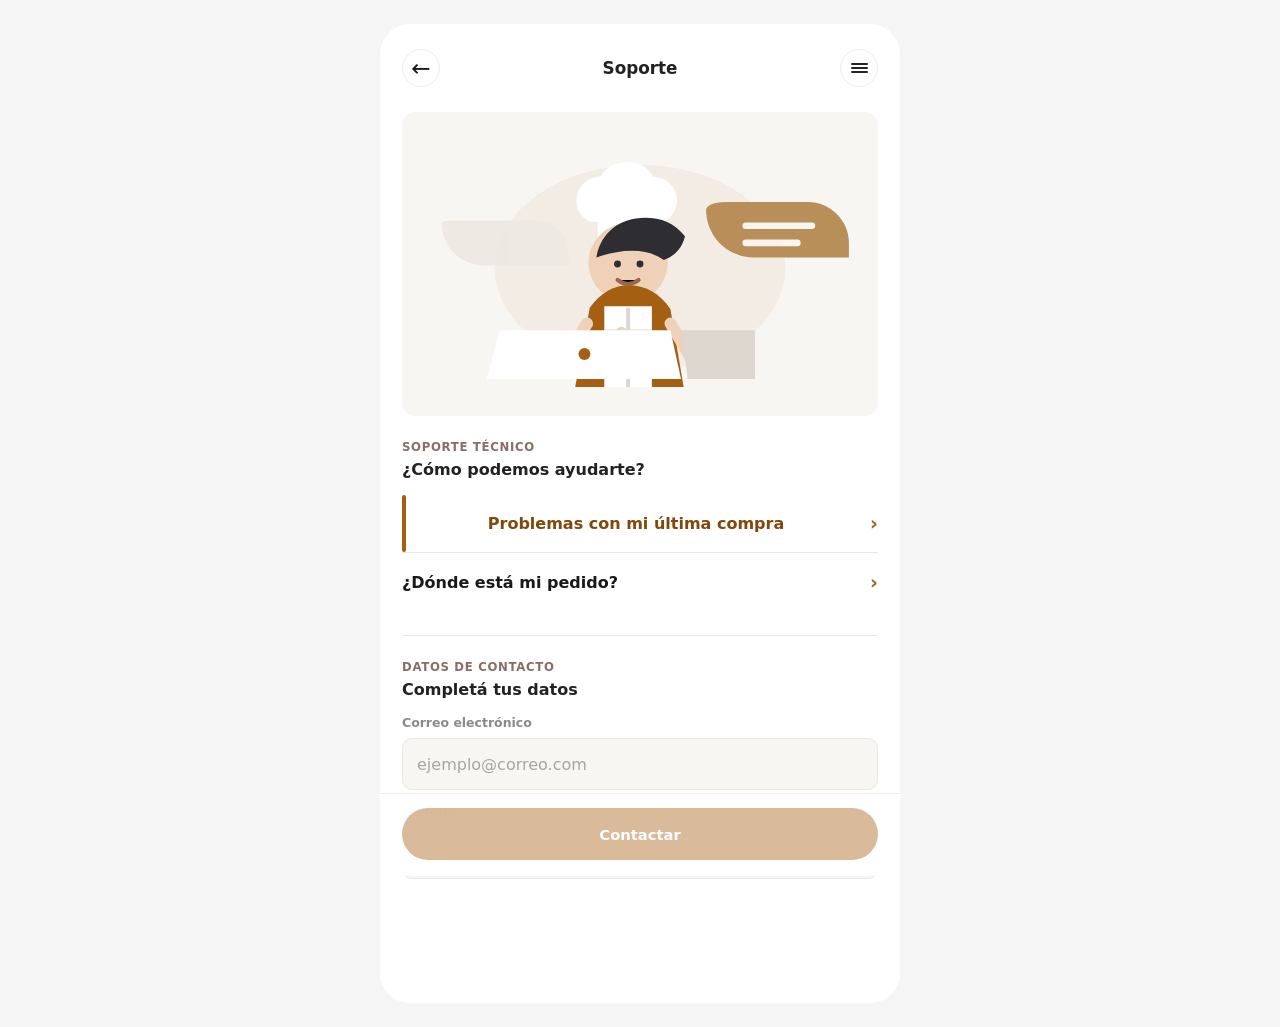
<file: soporte.html>
<!doctype html>
<html lang="es">
<head>
  <meta charset="utf-8">
  <meta name="viewport" content="width=device-width,initial-scale=1,viewport-fit=cover">
  <title>Soporte | Pizza Vicente</title>
  <meta name="description" content="Centro de soporte de Pizza Vicente">
  <link rel="stylesheet" href="assets/css/styles.css">
  <link rel="stylesheet" href="assets/css/menu.css">
  <link rel="stylesheet" href="assets/css/support.css">
</head>
<body>
  <main class="app-shell support-page">
    <header class="support-header">
      <a class="support-back" href="index.html" aria-label="Volver al inicio">←</a>
      <h1>Soporte</h1>
      <button id="menuToggle" class="support-menu-button" type="button" aria-label="Abrir menú" aria-expanded="false" aria-controls="siteMenu">
        <span></span><span></span><span></span>
      </button>
    </header>

    <div id="menuOverlay" class="menu-overlay"></div>

    <aside id="siteMenu" class="menu-drawer" aria-hidden="true">
      <div class="menu-brand">Pizza Vicente</div>
      <nav class="menu-nav" aria-label="Menú principal">
        <a class="menu-link" href="index.html"><span>Inicio</span><span class="menu-arrow">›</span></a>
        <a class="menu-link" href="index.html#tabs"><span>Comidas</span><span class="menu-arrow">›</span></a>
        <a class="menu-link" href="seguimiento.html"><span>Seguir pedido</span><span class="menu-arrow">›</span></a>
        <a class="menu-link" href="soporte.html" aria-current="page"><span>Soporte</span><span class="menu-arrow">›</span></a>
      </nav>
      <p class="menu-footnote">Navegación V1. Las conexiones reales de soporte y CRM se incorporarán en las siguientes etapas.</p>
    </aside>

    <section class="support-illustration" aria-label="Asistencia de Pizza Vicente">
      <svg viewBox="0 0 360 230" role="img" aria-label="Chef de soporte atendiendo consultas">
        <rect width="360" height="230" fill="#f8f6f2"/>
        <ellipse cx="180" cy="118" rx="110" ry="78" fill="#f2ece4"/>

        <g opacity=".95">
          <path d="M40 82h62c13 0 24 11 24 24v10H62c-18 0-32-14-32-32 0-1 4-2 10-2z" fill="#eee9e2"/>
          <path d="M245 68h62c17 0 31 14 31 31v11h-72c-20 0-36-16-36-36 0-3 5-6 15-6z" fill="#b68951"/>
          <path d="M260 86h50M260 99h39" stroke="#f8f6f2" stroke-width="5" stroke-linecap="round"/>
        </g>

        <g transform="translate(105 28)">
          <path d="M66 10c8 0 15 4 19 11 10 0 18 8 18 18 0 7-4 13-10 16H37c-7-4-10-9-10-16 0-10 8-18 18-18 4-7 11-11 21-11z" fill="#ffffff"/>
          <rect x="43" y="47" width="45" height="22" rx="2" fill="#ffffff"/>

          <circle cx="66" cy="86" r="30" fill="#efd1b8"/>
          <path d="M42 82c3-18 17-30 37-30 12 0 22 4 30 14-2 9-8 15-16 18-7-5-15-7-24-7-9 0-18 2-27 5z" fill="#2e2d32"/>
          <circle cx="58" cy="87" r="2.6" fill="#2e2d32"/>
          <circle cx="75" cy="87" r="2.6" fill="#2e2d32"/>
          <path d="M58 99c5 4 11 4 16 0" stroke="#9a654c" stroke-width="3" stroke-linecap="round"/>

          <path d="M37 120c8-11 18-17 29-17 13 0 24 6 32 18l10 59H26z" fill="#a55f12"/>
          <path d="M48 119h36v61H48z" fill="#ffffff"/>
          <path d="M66 120v60M48 138h36M48 155h36" stroke="#ded7ce" stroke-width="3"/>
          <rect x="82" y="138" width="15" height="9" rx="4" fill="#e8dfd2"/>
          <rect x="85" y="140" width="9" height="5" rx="2" fill="#a55f12"/>

          <path d="M35 132 16 162h31l14-23" fill="none" stroke="#efd1b8" stroke-width="9" stroke-linecap="round" stroke-linejoin="round"/>
          <path d="M98 132l18 30" fill="none" stroke="#efd1b8" stroke-width="9" stroke-linecap="round"/>
        </g>

        <g transform="translate(56 165)">
          <path d="M18 0h129l8 37H8z" fill="#ffffff"/>
          <circle cx="82" cy="18" r="4.5" fill="#a55f12"/>
          <path d="M155 0h56v37h-51z" fill="#ddd7cf"/>
        </g>
      </svg>
    </section>

    <section class="support-section" aria-labelledby="supportTopicsTitle">
      <p class="support-eyebrow">SOPORTE TÉCNICO</p>
      <h2 id="supportTopicsTitle">¿Cómo podemos ayudarte?</h2>

      <div class="support-topic-list" role="group" aria-label="Motivo de contacto">
        <button class="support-topic active" type="button" data-topic="last-purchase" aria-pressed="true">
          <span>Problemas con mi última compra</span>
          <span class="support-arrow">›</span>
        </button>
        <button class="support-topic" type="button" data-topic="where-order" aria-pressed="false">
          <span>¿Dónde está mi pedido?</span>
          <span class="support-arrow">›</span>
        </button>
      </div>
    </section>

    <section class="support-section support-form-section" aria-labelledby="contactDataTitle">
      <p class="support-eyebrow">DATOS DE CONTACTO</p>
      <h2 id="contactDataTitle">Completá tus datos</h2>

      <div class="support-form">
        <label class="support-field" for="supportEmail">
          <span>Correo electrónico</span>
          <input id="supportEmail" type="email" placeholder="ejemplo@correo.com" autocomplete="email">
        </label>

        <label class="support-field" for="supportName">
          <span>Nombre</span>
          <input id="supportName" type="text" placeholder="Tu nombre" autocomplete="name">
        </label>
      </div>
    </section>

    <div class="support-bottom-spacer" aria-hidden="true"></div>
  </main>

  <div class="support-cta-bar">
    <button id="contactButton" class="support-primary-action" type="button" disabled>Contactar</button>
  </div>

  <div id="toast" class="toast" role="status"></div>

  <script type="module" src="assets/js/menu.js"></script>
  <script type="module" src="assets/js/support.js"></script>
</body>
</html>
</file>
<file: assets/css/styles.css>
:root {
  --pizza: #d84a2b;
  --pizza-dark: #a9341f;
  --cheese: #f4b942;
  --cream: #fff7f0;
  --tomato-soft: #fde8e2;
  --ink: #222222;
  --muted: #6e6e6e;
  --surface: #f7f7f7;
  --white: #ffffff;
  --radius: 10px;
  --content: 760px;
}

* { box-sizing: border-box; }
html { scroll-behavior: smooth; }
body {
  margin: 0;
  background: var(--white);
  color: var(--ink);
  font-family: Inter, ui-sans-serif, system-ui, -apple-system, BlinkMacSystemFont, "Segoe UI", sans-serif;
}
button, input, textarea, select { font: inherit; }
button { cursor: pointer; }
a { color: inherit; text-decoration: none; }
img { display: block; width: 100%; }

.app-shell {
  width: min(100%, var(--content));
  margin: 0 auto;
  min-height: 100vh;
  background: var(--white);
}
.section { padding: 18px 16px; }
.section-title { margin: 0 0 12px; font-size: 1.15rem; }
.muted { color: var(--muted); }

.cover {
  height: 20vh;
  min-height: 150px;
  max-height: 220px;
  object-fit: cover;
}
.profile-block {
  position: relative;
  padding: 0 16px 10px;
}
.profile-image {
  width: 108px;
  height: 108px;
  border-radius: 50%;
  object-fit: cover;
  margin-top: -54px;
  background: var(--cream);
}
.profile-copy { padding-top: 10px; }
.profile-copy h1 { margin: 0; font-size: 1.5rem; }
.profile-copy p { margin: 5px 0 0; color: var(--muted); }

.segmented {
  display: grid;
  grid-template-columns: 1fr 1fr;
  gap: 6px;
  background: var(--surface);
  border-radius: var(--radius);
  padding: 5px;
  margin: 12px 16px 0;
}
.segmented button {
  border: 0;
  border-radius: 8px;
  padding: 11px 12px;
  background: transparent;
  color: var(--ink);
  font-weight: 700;
}
.segmented button.active { background: var(--pizza); color: white; }

.info-stack { display: grid; gap: 10px; }
.info-card,
.catalog-card,
.compact-card,
.upsell-card,
.scheduler,
.note-box,
.sticky-card,
.banner,
.sheet-panel,
.modal-panel {
  border: 0;
  box-shadow: none;
  border-radius: var(--radius);
}
.info-card {
  display: flex;
  align-items: center;
  justify-content: space-between;
  gap: 14px;
  background: var(--surface);
  padding: 13px 14px;
}
.info-card strong { display: block; font-size: .92rem; }
.info-card span { color: var(--muted); font-size: .86rem; }
.info-card .arrow { color: var(--pizza); font-size: 1.2rem; }
.info-card.promo { background: var(--tomato-soft); }
.info-card.promo span { color: var(--pizza-dark); }

.banner-wrap { padding: 4px 16px 18px; }
.banner {
  aspect-ratio: 1080 / 600;
  object-fit: cover;
  background: var(--cream);
}

.tabs-wrap {
  position: sticky;
  top: 0;
  z-index: 20;
  background: rgba(255,255,255,.96);
  padding: 10px 0 8px;
}
.tabs {
  display: flex;
  overflow-x: auto;
  gap: 8px;
  padding: 0 16px;
  scrollbar-width: none;
}
.tabs::-webkit-scrollbar,
.horizontal-cards::-webkit-scrollbar { display: none; }
.tab-button {
  flex: 0 0 auto;
  border: 0;
  border-radius: 999px;
  padding: 9px 14px;
  background: var(--surface);
  font-weight: 700;
}
.tab-button.active { background: var(--pizza); color: white; }
.tab-panel { display: none; padding: 8px 0 26px; }
.tab-panel.active { display: block; }

.horizontal-cards {
  display: flex;
  gap: 12px;
  overflow-x: auto;
  padding: 0 16px 4px;
  scroll-snap-type: x mandatory;
  scrollbar-width: none;
}
.catalog-card {
  flex: 0 0 74%;
  scroll-snap-align: start;
  overflow: hidden;
  background: var(--cream);
}
.catalog-card img { aspect-ratio: 4/3; object-fit: cover; }
.catalog-card-body { padding: 13px; }
.catalog-card h3 { margin: 0 0 4px; font-size: 1rem; }
.catalog-card p { margin: 0; color: var(--muted); font-size: .86rem; min-height: 38px; }
.card-bottom {
  display: flex;
  justify-content: space-between;
  align-items: end;
  gap: 10px;
  margin-top: 12px;
}
.price-stack strong { display: block; }
.price-stack del { color: var(--muted); font-size: .78rem; }
.delivery-hint { color: var(--pizza-dark); font-size: .76rem; margin-top: 7px; }

.compact-list { display: grid; gap: 10px; padding: 0 16px; }
.compact-card,
.upsell-card {
  display: grid;
  grid-template-columns: 86px 1fr auto;
  align-items: center;
  gap: 12px;
  background: var(--surface);
  padding: 10px;
}
.compact-card img { width: 86px; height: 86px; object-fit: cover; border-radius: 8px; }
.compact-card h3,
.upsell-card h3 { margin: 0 0 4px; font-size: .95rem; }
.compact-card p,
.upsell-card p { margin: 0; color: var(--muted); font-size: .79rem; }
.compact-price { margin-top: 6px; font-weight: 800; }

.button,
.icon-button {
  border: 0;
  background: var(--pizza);
  color: white;
  font-weight: 800;
}
.button { border-radius: var(--radius); padding: 12px 16px; }
.button.secondary { background: var(--ink); }
.button.ghost { background: var(--surface); color: var(--ink); }
.icon-button {
  width: 38px;
  height: 38px;
  border-radius: 50%;
  font-size: 1.2rem;
  display: grid;
  place-items: center;
}

.badges { display: flex; flex-wrap: wrap; gap: 7px; margin: 10px 0; }
.badge {
  display: inline-flex;
  align-items: center;
  min-height: 26px;
  border-radius: 999px;
  padding: 5px 9px;
  background: var(--cheese);
  color: #3c2a04;
  font-size: .7rem;
  font-weight: 900;
}
.badge:nth-child(even) { background: var(--pizza); color: white; }

.product-page { padding-bottom: 138px; }
.hero-gallery { position: relative; overflow: hidden; background: var(--cream); }
.hero-track { display: flex; transition: transform .25s ease; }
.hero-track img {
  flex: 0 0 100%;
  width: 100%;
  height: min(43vh, 430px);
  object-fit: cover;
}
.gallery-dots {
  position: absolute;
  left: 50%;
  bottom: 12px;
  transform: translateX(-50%);
  display: flex;
  gap: 6px;
}
.gallery-dot { width: 8px; height: 8px; border: 0; padding: 0; border-radius: 50%; background: rgba(255,255,255,.55); }
.gallery-dot.active { background: white; }
.product-head h1 { margin: 0; font-size: 1.6rem; }
.product-head .lead { margin: 6px 0; color: var(--muted); }
.product-price { font-size: 1.25rem; font-weight: 900; margin-top: 10px; }

.scheduler { background: var(--cream); padding: 14px; }
.scheduler-grid { display: grid; grid-template-columns: 1fr 1fr; gap: 10px; margin-top: 10px; }
.field label { display: block; font-size: .76rem; color: var(--muted); margin-bottom: 5px; }
.field select,
.field input,
.note-box textarea,
.sheet-panel input {
  width: 100%;
  border: 0;
  background: white;
  border-radius: 8px;
  padding: 12px;
  color: var(--ink);
  outline: none;
}
.scheduler-note { color: var(--pizza-dark); font-weight: 700; font-size: .83rem; }

.upsell-list { display: grid; gap: 9px; }
.upsell-card { grid-template-columns: 1fr auto; background: var(--surface); }
.upsell-card.highlight { background: var(--tomato-soft); }
.upsell-actions { display: flex; gap: 6px; align-items: center; }
.upsell-actions .button { padding: 9px 11px; }
.note-box { background: var(--surface); padding: 12px; }
.note-box textarea { min-height: 86px; resize: vertical; }

.sticky-summary {
  position: fixed;
  left: 50%;
  bottom: 0;
  transform: translateX(-50%);
  width: min(100%, var(--content));
  z-index: 30;
  background: white;
  padding: 10px 12px max(10px, env(safe-area-inset-bottom));
}
.sticky-card { background: var(--cream); padding: 11px; }
.sticky-top { display: flex; justify-content: space-between; gap: 10px; align-items: start; }
.sticky-title { font-weight: 900; font-size: .9rem; }
.sticky-line { color: var(--muted); font-size: .78rem; white-space: nowrap; overflow: hidden; text-overflow: ellipsis; max-width: 75%; }
.sticky-actions { display: grid; grid-template-columns: 42px 42px 1fr; gap: 7px; margin-top: 9px; }
.sticky-actions .button { padding: 10px 8px; }

.sheet,
.modal {
  position: fixed;
  inset: 0;
  z-index: 50;
  display: none;
  background: rgba(0,0,0,.38);
}
.sheet.open,
.modal.open { display: flex; }
.sheet { align-items: end; }
.modal { align-items: center; justify-content: center; padding: 18px; }
.sheet-panel {
  width: min(100%, var(--content));
  margin: 0 auto;
  background: white;
  border-radius: 18px 18px 0 0;
  padding: 18px 16px max(18px, env(safe-area-inset-bottom));
  max-height: 82vh;
  overflow-y: auto;
}
.sheet-panel h2,
.modal-panel h2 { margin: 0 0 8px; }
.sheet-grid { display: grid; gap: 10px; margin: 14px 0; }
.modal-panel { width: min(100%, 420px); background: white; padding: 18px; }
.modal-actions { display: flex; justify-content: end; gap: 8px; margin-top: 16px; }
.close-row { display: flex; justify-content: space-between; align-items: center; }
.close-button { border: 0; background: var(--surface); width: 34px; height: 34px; border-radius: 50%; }

.toast {
  position: fixed;
  left: 50%;
  bottom: 112px;
  transform: translateX(-50%) translateY(10px);
  background: var(--ink);
  color: white;
  border-radius: 999px;
  padding: 9px 13px;
  font-size: .8rem;
  opacity: 0;
  pointer-events: none;
  transition: .2s ease;
  z-index: 60;
}
.toast.show { opacity: 1; transform: translateX(-50%) translateY(0); }

@media (min-width: 720px) {
  .profile-block { display: flex; gap: 18px; align-items: end; }
  .profile-copy { padding-bottom: 8px; }
  .catalog-card { flex-basis: 58%; }
  .compact-list { grid-template-columns: 1fr 1fr; }
  .product-page .section { padding-left: 24px; padding-right: 24px; }
}
</file>
<file: assets/css/menu.css>
.menu-toggle {
  position: fixed;
  top: max(12px, env(safe-area-inset-top));
  left: 12px;
  z-index: 110;
  width: 42px;
  height: 42px;
  padding: 10px;
  border: 0;
  border-radius: 10px;
  background: rgba(34, 34, 34, .52);
  display: grid;
  align-content: center;
  gap: 4px;
  backdrop-filter: blur(8px);
  -webkit-backdrop-filter: blur(8px);
}

.menu-toggle span {
  display: block;
  width: 100%;
  height: 2px;
  border-radius: 999px;
  background: #fff;
}

.menu-overlay {
  position: fixed;
  inset: 0;
  z-index: 100;
  background: rgba(0, 0, 0, .34);
  opacity: 0;
  pointer-events: none;
  transition: opacity .2s ease;
}

.menu-drawer {
  position: fixed;
  inset: 0 auto 0 0;
  z-index: 105;
  width: min(82vw, 310px);
  padding: max(72px, calc(env(safe-area-inset-top) + 68px)) 16px 24px;
  background: #fff;
  transform: translateX(-100%);
  transition: transform .22s ease;
  display: flex;
  flex-direction: column;
}

.menu-overlay.open {
  opacity: 1;
  pointer-events: auto;
}

.menu-drawer.open { transform: translateX(0); }

.menu-brand {
  margin: 0 0 20px;
  font-size: 1.15rem;
  font-weight: 900;
}

.menu-nav {
  display: grid;
  gap: 6px;
}

.menu-link {
  display: flex;
  align-items: center;
  justify-content: space-between;
  min-height: 48px;
  padding: 0 13px;
  border-radius: 10px;
  background: #f7f7f7;
  font-weight: 800;
}

.menu-link[aria-current="page"] {
  background: #fde8e2;
  color: #a9341f;
}

.menu-link .menu-arrow {
  color: #d84a2b;
  font-size: 1.1rem;
}

.menu-footnote {
  margin-top: auto;
  color: #6e6e6e;
  font-size: .76rem;
  line-height: 1.4;
}

.menu-feedback {
  position: fixed;
  left: 50%;
  bottom: max(20px, env(safe-area-inset-bottom));
  z-index: 130;
  transform: translateX(-50%) translateY(10px);
  background: #222;
  color: #fff;
  border-radius: 999px;
  padding: 9px 13px;
  font-size: .8rem;
  opacity: 0;
  pointer-events: none;
  transition: .2s ease;
  white-space: nowrap;
}

.menu-feedback.show {
  opacity: 1;
  transform: translateX(-50%) translateY(0);
}
</file>
<file: assets/css/support.css>
:root {
  --support-accent: #a55f12;
  --support-accent-dark: #82470a;
  --support-ink: #191919;
  --support-muted: #8a8a8a;
  --support-line: #ece9e4;
  --support-soft: #f8f6f2;
  --support-soft-strong: #f2ece4;
}

body {
  background: #f5f5f5;
}

.support-page {
  width: min(100%, 520px);
  min-height: 100vh;
  margin: 0 auto;
  padding: 0 22px;
  background: #fff;
}

.support-header {
  display: grid;
  grid-template-columns: 42px 1fr 42px;
  align-items: center;
  min-height: 88px;
}

.support-header h1 {
  margin: 0;
  text-align: center;
  font-size: 1.05rem;
  font-weight: 800;
}

.support-back,
.support-menu-button {
  width: 38px;
  height: 38px;
  border: 1px solid #f0ede8;
  border-radius: 50%;
  background: #fff;
  color: var(--support-ink);
}

.support-back {
  display: grid;
  place-items: center;
  font-size: 1.45rem;
  line-height: 1;
}

.support-menu-button {
  justify-self: end;
  padding: 10px 9px;
}

.support-menu-button span {
  display: block;
  width: 17px;
  height: 2px;
  margin: 2px auto;
  border-radius: 99px;
  background: #252525;
}

.support-illustration {
  overflow: hidden;
  border-radius: 14px;
  background: var(--support-soft);
}

.support-illustration svg {
  display: block;
  width: 100%;
  height: auto;
}

.support-section {
  padding: 24px 0;
  border-bottom: 1px solid var(--support-line);
}

.support-section h2 {
  margin: 0 0 16px;
  font-size: 1rem;
  font-weight: 800;
}

.support-eyebrow {
  margin: 0 0 6px;
  color: #8a6d63;
  font-size: .73rem;
  font-weight: 900;
  letter-spacing: .06em;
}

.support-topic-list {
  display: grid;
}

.support-topic {
  min-height: 58px;
  padding: 0;
  border: 0;
  border-bottom: 1px solid var(--support-line);
  background: transparent;
  display: flex;
  align-items: center;
  justify-content: space-between;
  gap: 16px;
  color: var(--support-ink);
  font-weight: 700;
  text-align: left;
}

.support-topic:last-child {
  border-bottom: 0;
}

.support-topic.active {
  color: var(--support-accent-dark);
}

.support-topic.active::before {
  content: "";
  width: 4px;
  align-self: stretch;
  margin-right: 10px;
  border-radius: 99px;
  background: var(--support-accent);
}

.support-topic.active span:first-of-type {
  margin-left: -14px;
}

.support-arrow {
  color: var(--support-accent);
  font-size: 1.2rem;
}

.support-form-section {
  border-bottom: 0;
}

.support-form {
  display: grid;
  gap: 14px;
}

.support-field {
  display: grid;
  gap: 8px;
}

.support-field span {
  color: var(--support-muted);
  font-size: .78rem;
  font-weight: 700;
}

.support-field input {
  width: 100%;
  min-height: 52px;
  border: 1px solid var(--support-line);
  border-radius: 10px;
  background: var(--support-soft);
  padding: 0 14px;
  color: var(--support-ink);
  outline: none;
}

.support-field input::placeholder {
  color: #aaa49e;
}

.support-field input:focus {
  border-color: #d3b48f;
  background: #fff;
}

.support-bottom-spacer {
  height: 100px;
}

.support-cta-bar {
  position: fixed;
  left: 50%;
  bottom: 0;
  z-index: 40;
  width: min(100%, 520px);
  transform: translateX(-50%);
  padding: 14px 22px max(16px, env(safe-area-inset-bottom));
  background: rgba(255,255,255,.97);
  border-top: 1px solid #f0ede8;
}

.support-primary-action {
  width: 100%;
  min-height: 52px;
  border: 0;
  border-radius: 28px;
  background: var(--support-accent);
  color: white;
  font-weight: 850;
  font-size: .92rem;
}

.support-primary-action:disabled {
  opacity: .42;
  cursor: default;
}

.support-primary-action:not(:disabled):active {
  background: var(--support-accent-dark);
}

@media (min-width: 720px) {
  .support-page {
    margin: 24px auto;
    min-height: calc(100vh - 48px);
    border-radius: 30px;
  }

  .support-cta-bar {
    bottom: 24px;
    border-radius: 0 0 30px 30px;
  }
}
</file>
